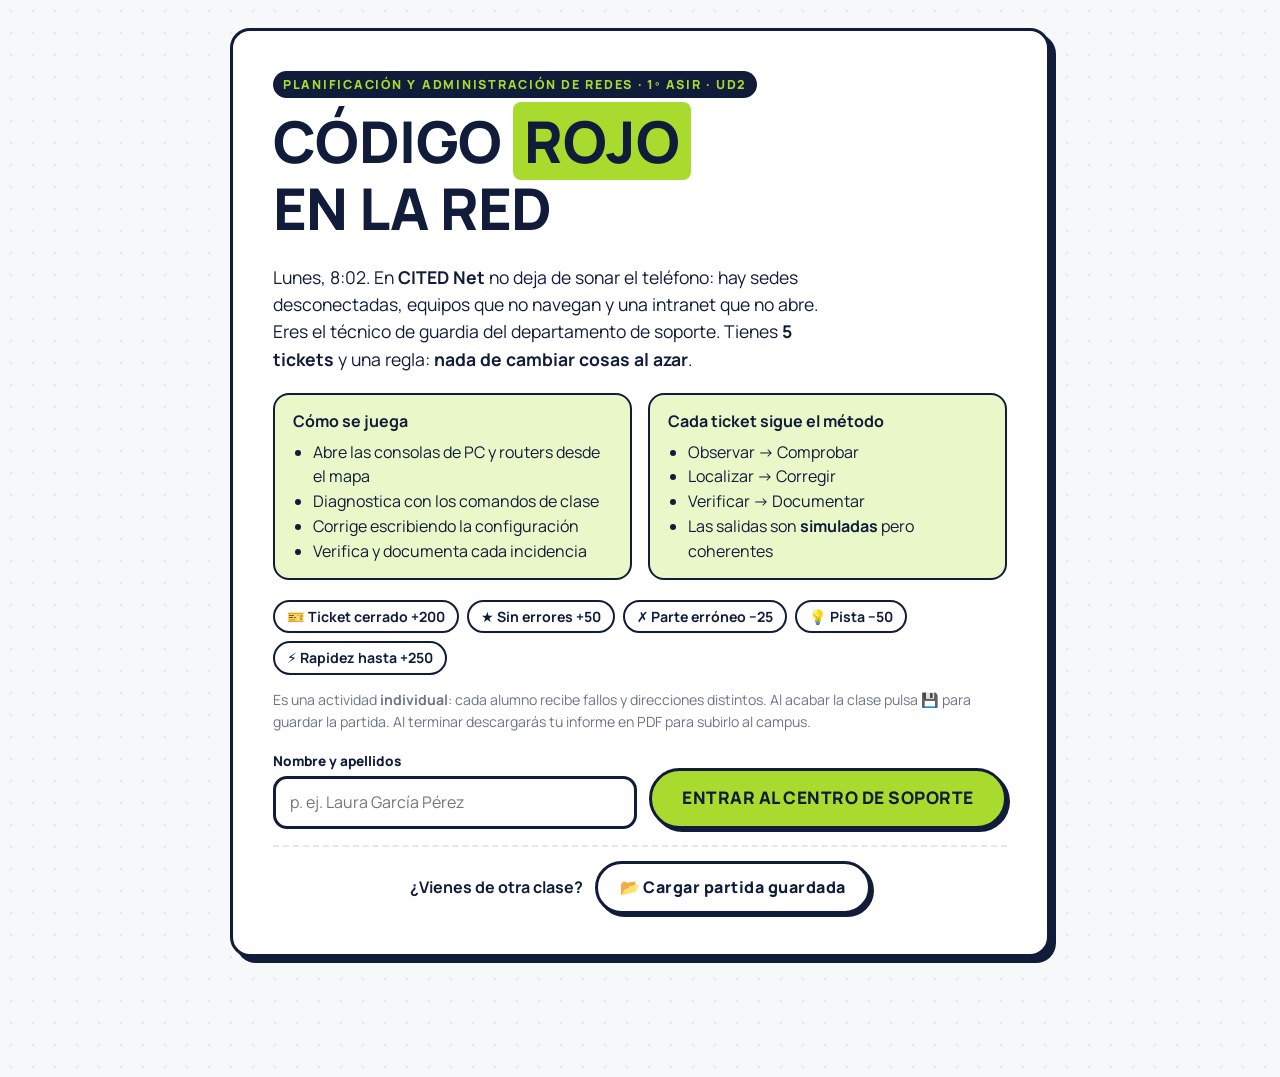
<file: index.html>
<!doctype html>
<html lang="es">
<head>
  <meta charset="utf-8">
  <meta name="viewport" content="width=device-width, initial-scale=1">
  <title>Código Rojo en la Red</title>
  <meta name="description" content="Escape room de diagnóstico de redes · Planificación y Administración de Redes · 1º ASIR · UD2">
  <link rel="preconnect" href="https://fonts.googleapis.com">
  <link rel="preconnect" href="https://fonts.gstatic.com" crossorigin>
  <link href="https://fonts.googleapis.com/css2?family=Manrope:wght@400;600;700;800&family=JetBrains+Mono:wght@500;700&display=swap" rel="stylesheet">
  <link rel="stylesheet" href="css/styles.css">
  <link rel="stylesheet" href="css/redes.css">
</head>
<body>
  <header class="topbar" id="topbar" hidden>
    <div class="topbar-row">
      <div class="brand">
        <svg viewBox="0 0 40 40" aria-hidden="true"><circle cx="20" cy="20" r="15" fill="#101C3A"/><path d="M12 20h16M20 12v16M14 14l12 12M26 14L14 26" stroke="#A9DB2E" stroke-width="2.5" stroke-linecap="round"/></svg>
        <span>CÓDIGO <b>ROJO</b> EN LA RED</span>
      </div>
      <div class="hud">
        <div class="hud-item team"><span class="hud-label">ALUMNO/A</span><span class="hud-value" id="hudTeam">—</span></div>
        <div class="hud-item"><span class="hud-label">CÓDIGO</span><span class="hud-value mono" id="hudGroup">----</span></div>
        <div class="hud-item"><span class="hud-label">PUNTOS</span><span class="hud-value" id="hudScore">1000</span></div>
        <button class="hud-item mute" id="docBtn" type="button" title="Documentación de la red" aria-label="Documentación de la red">🗺️</button>
        <button class="hud-item mute" id="helpBtn" type="button" title="Chuleta de comandos" aria-label="Chuleta de comandos">📘</button>
        <button class="hud-item mute" id="reportBtn" type="button" title="Descargar informe PDF (parcial o final)" aria-label="Descargar informe PDF">📄</button>
        <button class="hud-item mute" id="saveBtn" type="button" title="Guardar partida" aria-label="Guardar partida en un archivo">💾</button>
        <button class="hud-item mute" id="muteBtn" type="button" aria-label="Activar o silenciar sonido">🔊</button>
      </div>
    </div>
    <div class="progress-wrap">
      <div class="progress-meta"><span id="hudStage">TICKET 1 DE 5</span><span id="hudPct">0%</span></div>
      <div class="progress" role="progressbar" aria-label="Progreso"><div class="progress-fill" id="progressFill"></div></div>
      <ol class="stage-map" id="stageMap"></ol>
    </div>
  </header>

  <main id="app"></main>

  <div id="toast" class="toast" role="status" aria-live="polite"></div>
  <div id="modal" class="modal" hidden></div>

  <script src="js/net.js"></script>
  <script src="js/core.js"></script>
  <script src="js/app.js"></script>
</body>
</html>
</file>
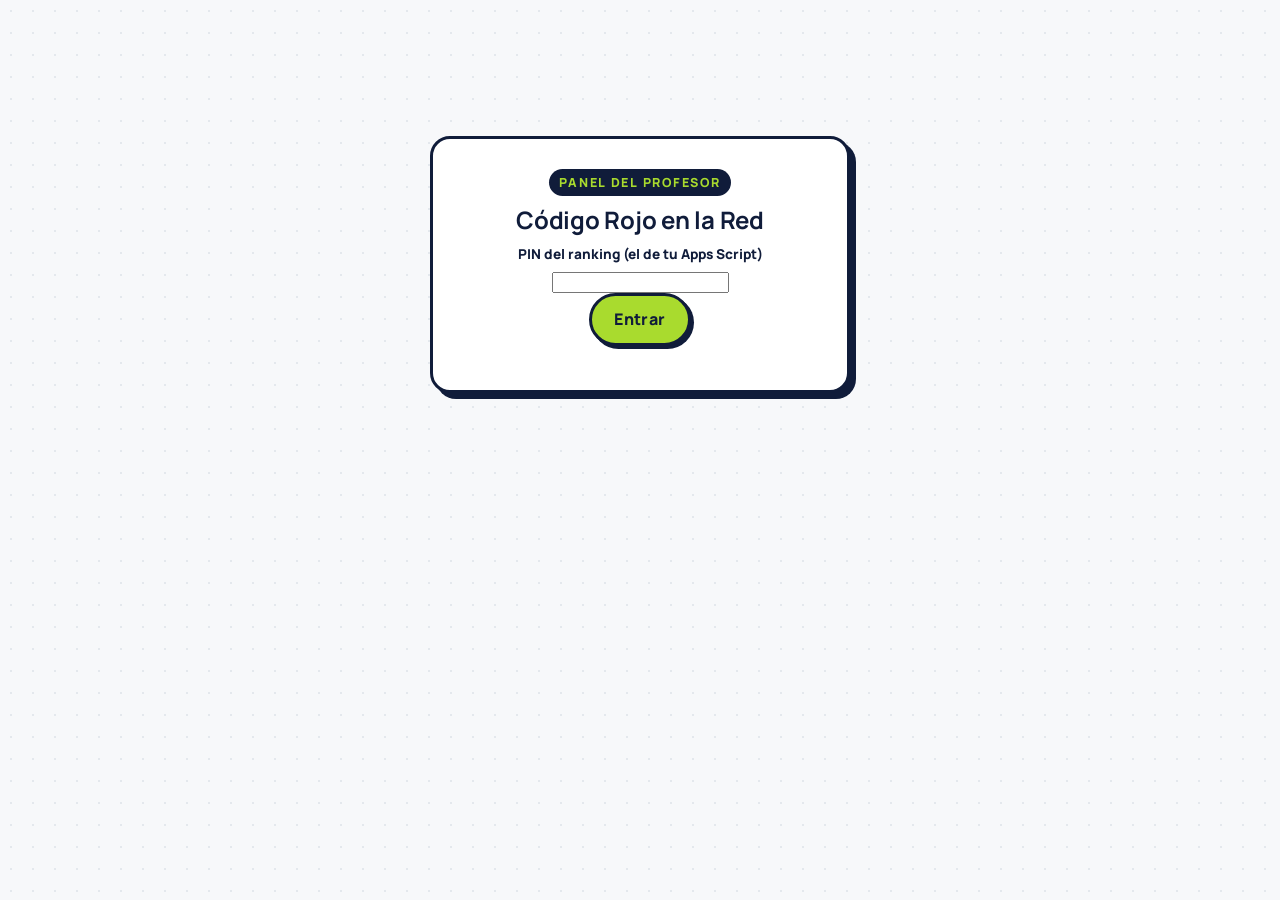
<file: profesor.html>
<!doctype html>
<html lang="es">
<head>
  <meta charset="utf-8">
  <meta name="viewport" content="width=device-width, initial-scale=1">
  <title>Código Rojo · Profesor</title>
  <meta name="robots" content="noindex">
  <link rel="preconnect" href="https://fonts.googleapis.com">
  <link rel="preconnect" href="https://fonts.gstatic.com" crossorigin>
  <link href="https://fonts.googleapis.com/css2?family=Manrope:wght@400;600;700;800&family=JetBrains+Mono:wght@500;700&display=swap" rel="stylesheet">
  <link rel="stylesheet" href="css/styles.css">
  <style>
    .tabs { display: flex; gap: 10px; margin-bottom: 20px; flex-wrap: wrap; }
    .tabs .btn[aria-selected=false] { background: var(--white); }
    .panel { padding: 26px; }
    textarea { font: 14px var(--mono); width: 100%; min-height: 120px; border: 3px solid var(--navy); border-radius: 14px; padding: 12px; }
    table { width: 100%; border-collapse: separate; border-spacing: 0 8px; }
    th { text-align: left; font-size: .72rem; letter-spacing: .12em; color: var(--gray-2); padding: 0 12px; }
    td { background: var(--bg); border-top: 2.5px solid var(--navy); border-bottom: 2.5px solid var(--navy); padding: 10px 12px; font-weight: 700; }
    td:first-child { border-left: 2.5px solid var(--navy); border-radius: 12px 0 0 12px; }
    td:last-child { border-right: 2.5px solid var(--navy); border-radius: 0 12px 12px 0; }
    tr.invalid td { background: var(--danger-light); }
    .podium { display: grid; grid-template-columns: 1fr 1fr 1fr; gap: 14px; align-items: end; margin: 10px 0 26px; }
    .pod { text-align: center; }
    .pod .bar { border: 3px solid var(--navy); border-radius: 14px 14px 0 0; box-shadow: var(--shadow-sm); display: grid; place-items: center; font-size: 2.4rem; font-weight: 800; }
    .pod.p1 .bar { height: 170px; background: var(--lime); }
    .pod.p2 .bar { height: 120px; background: var(--lime-light); }
    .pod.p3 .bar { height: 90px; background: var(--white); }
    .pod b { display: block; font-size: 1.2rem; margin-top: 4px; }
    .pod span { font-family: var(--mono); }
    .sol { display: grid; gap: 10px; }
    .sol div { border: 2.5px solid var(--navy); border-radius: 12px; padding: 10px 14px; background: var(--bg); }
    .sol b { display: block; font-size: .78rem; letter-spacing: .1em; }
    .sol code { word-break: break-all; }
    .toolbar { display: flex; gap: 10px; flex-wrap: wrap; margin: 12px 0; }
    .gate { max-width: 420px; margin: 12vh auto; padding: 30px; text-align: center; }
  </style>
</head>
<body>
  <main id="t"></main>
  <div id="modal" class="modal" hidden></div>
  <script src="js/net.js"></script>
  <script src="js/core.js"></script>
  <script src="js/profesor.js"></script>
</body>
</html>
</file>
<file: css/styles.css>
/* =========================================================
   OPERACIÓN CAJA NEGRA — estilos
   Ilustración técnica: blanco, navy y verde lima, contornos gruesos
   ========================================================= */
:root {
  --navy: #101C3A;
  --navy-2: #2A3658;
  --lime: #A9DB2E;
  --lime-light: #EAF8C9;
  --bg: #F7F8FA;
  --gray: #E4E8ED;
  --gray-2: #6B7488;
  --danger: #D94444;
  --danger-light: #FBE3E3;
  --white: #fff;
  --stroke: 3px;
  --radius: 20px;
  --shadow: 6px 6px 0 var(--navy);
  --shadow-sm: 3px 3px 0 var(--navy);
  --font: "Manrope", "Segoe UI", system-ui, sans-serif;
  --mono: "JetBrains Mono", Consolas, monospace;
}
* { box-sizing: border-box; }
html { scroll-padding-top: 170px; }
body {
  margin: 0; font-family: var(--font); color: var(--navy); background: var(--bg);
  background-image: radial-gradient(var(--gray) 1.2px, transparent 1.2px);
  background-size: 22px 22px; line-height: 1.55; font-size: 16px;
}
code, .mono { font-family: var(--mono); }
p code, li code, .lead code, label code { background: var(--lime-light); border: 1.5px solid var(--navy); border-radius: 6px; padding: 0 5px; font-size: .9em; }
a { color: var(--navy); font-weight: 700; text-decoration-color: var(--lime); text-decoration-thickness: 3px; }
h1, h2, h3 { line-height: 1.15; margin: 0 0 .4em; letter-spacing: -.01em; }
.small { font-size: .88rem; } .muted { color: var(--gray-2); }
.hl { background: var(--lime); padding: 0 .2em; border-radius: 8px; box-decoration-break: clone; }
.eyebrow { display: inline-block; font-weight: 800; font-size: .78rem; letter-spacing: .14em; background: var(--navy); color: var(--lime); padding: 4px 10px; border-radius: 999px; margin-bottom: 10px; }
:focus-visible { outline: 3px solid var(--lime); outline-offset: 3px; box-shadow: 0 0 0 6px var(--navy); }

/* ---------- Tarjetas y botones ---------- */
.card { background: var(--white); border: var(--stroke) solid var(--navy); border-radius: var(--radius); box-shadow: var(--shadow); }
.btn {
  font: inherit; font-weight: 800; letter-spacing: .03em; cursor: pointer;
  background: var(--lime); color: var(--navy); border: var(--stroke) solid var(--navy);
  border-radius: 999px; padding: 11px 22px; box-shadow: var(--shadow-sm);
  transition: transform .08s, box-shadow .08s, background .15s; min-height: 46px;
}
.btn:hover { background: #b8e64a; }
.btn:active { transform: translate(3px, 3px); box-shadow: 0 0 0 var(--navy); }
.btn.ghost { background: var(--white); }
.btn.ghost:hover { background: var(--lime-light); }
.btn.big { font-size: 1.08rem; padding: 14px 30px; }
.btn:disabled { opacity: .55; cursor: not-allowed; transform: none; box-shadow: var(--shadow-sm); }
.btn small { font-weight: 700; opacity: .7; margin-left: 4px; }

/* ---------- Topbar / HUD ---------- */
.topbar { position: sticky; top: 0; z-index: 20; background: var(--white); border-bottom: var(--stroke) solid var(--navy); padding: 10px 24px 8px; }
.topbar-row { display: flex; align-items: center; justify-content: space-between; gap: 16px; max-width: 1100px; margin: 0 auto; }
.brand { display: flex; align-items: center; gap: 10px; font-weight: 600; letter-spacing: .06em; font-size: .95rem; }
.brand svg { width: 36px; height: 36px; }
.brand b { font-weight: 800; }
.hud { display: flex; gap: 10px; flex-wrap: wrap; justify-content: flex-end; }
.hud-item { border: 2.5px solid var(--navy); border-radius: 14px; padding: 3px 12px; min-width: 84px; text-align: center; background: var(--bg); }
.hud-item.team { max-width: 180px; }
.hud-item.team .hud-value { white-space: nowrap; overflow: hidden; text-overflow: ellipsis; display: block; font-size: 1rem; }
.hud-label { display: block; font-size: .64rem; font-weight: 800; letter-spacing: .14em; color: var(--gray-2); }
.hud-value { font-weight: 800; font-size: 1.15rem; }
.hud-item.timer { background: var(--navy); color: var(--white); }
.hud-item.timer .hud-label { color: var(--lime); }
.hud-item.timer.low { background: #F2B33D; color: var(--navy); }
.hud-item.timer.low .hud-label { color: var(--navy); }
.hud-item.timer.over { background: var(--danger); }
.hud-item.timer.over .hud-label { color: var(--white); }
.bump-up { animation: bumpUp .6s; } .bump-down { animation: bumpDown .6s; }
@keyframes bumpUp { 30% { background: var(--lime); transform: scale(1.1); } }
@keyframes bumpDown { 30% { background: var(--danger); color: #fff; transform: scale(1.1); } }

.progress-wrap { max-width: 1100px; margin: 8px auto 0; }
.progress-meta { display: flex; justify-content: space-between; font-weight: 800; font-size: .78rem; letter-spacing: .12em; margin-bottom: 4px; }
.progress { height: 14px; border: 2.5px solid var(--navy); border-radius: 999px; background: var(--gray); overflow: hidden; }
.progress-fill { height: 100%; width: 0; background: repeating-linear-gradient(-45deg, var(--lime) 0 10px, #9bcc22 10px 20px); border-right: 2.5px solid var(--navy); transition: width .8s cubic-bezier(.3,1.4,.5,1); }
.stage-map { list-style: none; display: flex; justify-content: space-between; padding: 0; margin: 8px 0 0; gap: 4px; }
.stage-map li { flex: 1; display: flex; flex-direction: column; align-items: center; font-size: .68rem; font-weight: 700; color: var(--gray-2); min-width: 0; }
.stage-map li span { width: 26px; height: 26px; border-radius: 50%; border: 2.5px solid var(--gray-2); display: grid; place-items: center; font-weight: 800; font-size: .78rem; background: var(--white); }
.stage-map li em { font-style: normal; margin-top: 2px; white-space: nowrap; overflow: hidden; text-overflow: ellipsis; max-width: 100%; }
.stage-map li.done span { background: var(--lime); border-color: var(--navy); color: var(--navy); }
.stage-map li.done { color: var(--navy); }
.stage-map li.current span { border-color: var(--navy); background: var(--navy); color: var(--lime); animation: pulse 1.6s infinite; }
.stage-map li.current { color: var(--navy); }
@keyframes pulse { 50% { box-shadow: 0 0 0 6px rgba(169,219,46,.55); } }

main { max-width: 1100px; margin: 0 auto; padding: 28px 24px 80px; }
.loading { text-align: center; padding: 80px 0; font-weight: 800; }

/* ---------- Intro ---------- */
.intro { display: grid; place-items: center; min-height: 80vh; }
.intro-card { padding: 40px; max-width: 820px; width: 100%; position: relative; }
.intro-card.narrow { max-width: 560px; text-align: center; }
.intro-art { width: 170px; position: absolute; right: 30px; top: 26px; transform: rotate(6deg); }
.intro-art.small { position: static; width: 120px; margin: 0 auto 10px; transform: none; }
.intro h1 { font-size: clamp(2.2rem, 6vw, 3.6rem); font-weight: 800; }
.intro .lead { font-size: 1.1rem; max-width: 560px; }
.mission { display: grid; grid-template-columns: 1fr 1fr; gap: 16px; margin: 20px 0; }
.mission > div { background: var(--lime-light); border: 2.5px solid var(--navy); border-radius: 16px; padding: 14px 18px; }
.mission ul { margin: 6px 0 0; padding-left: 20px; }
.rules { display: flex; flex-wrap: wrap; gap: 8px; margin: 10px 0 14px; }
.rules span { border: 2px solid var(--navy); border-radius: 999px; padding: 4px 12px; font-weight: 700; font-size: .88rem; background: var(--white); }
.start { display: flex; gap: 12px; align-items: flex-end; margin-top: 18px; flex-wrap: wrap; }
.start label { flex: 1; min-width: 220px; }
label > span { display: block; font-weight: 800; font-size: .85rem; margin-bottom: 4px; }
input[type=text], input:not([type]), select {
  font: inherit; width: 100%; padding: 11px 14px; border: var(--stroke) solid var(--navy); border-radius: 14px; background: var(--white); color: var(--navy); min-height: 48px;
}
input.mono { font-family: var(--mono); letter-spacing: .06em; }
input:focus, select:focus { outline: none; box-shadow: 0 0 0 4px var(--lime); }
.resume-grid { display: grid; grid-template-columns: 1fr 1fr; gap: 10px; margin: 18px 0; text-align: left; }
.resume-grid div { border: 2.5px solid var(--navy); border-radius: 14px; padding: 8px 14px; background: var(--bg); }
.resume-grid span { display: block; font-size: .68rem; font-weight: 800; letter-spacing: .12em; color: var(--gray-2); }
.row-actions { display: flex; gap: 12px; justify-content: center; flex-wrap: wrap; }

/* ---------- Fase ---------- */
.stage-hero { display: grid; grid-template-columns: 200px 1fr; gap: 26px; padding: 26px 30px; align-items: center; background: linear-gradient(120deg, var(--white) 60%, var(--lime-light)); }
.hero-art svg { width: 100%; height: auto; }
.stage-hero h2 { font-size: clamp(1.6rem, 4vw, 2.3rem); font-weight: 800; }
.lead { font-size: 1.05rem; margin: 0; }
.hint-bar { display: flex; gap: 14px; align-items: flex-start; justify-content: flex-end; margin: 18px 0; }
.hints { flex: 1; display: grid; gap: 8px; }
.hint { background: #FFF6D8; border: 2.5px dashed var(--navy); border-radius: 14px; padding: 10px 14px; animation: drop .35s; }
.hint b { background: var(--navy); color: #FFF6D8; border-radius: 6px; padding: 1px 8px; margin-right: 6px; font-size: .8rem; }
@keyframes drop { from { opacity: 0; transform: translateY(-8px); } }
.steps { display: grid; gap: 22px; }
.step { padding: 0; overflow: hidden; transition: opacity .3s, filter .3s; }
.step-head { display: flex; align-items: center; gap: 12px; padding: 14px 22px; border-bottom: var(--stroke) solid var(--navy); background: var(--bg); }
.step-head h3 { margin: 0; flex: 1; font-size: 1.15rem; }
.step-num { width: 34px; height: 34px; border-radius: 50%; background: var(--navy); color: var(--lime); display: grid; place-items: center; font-weight: 800; flex-shrink: 0; }
.step-status { font-size: .74rem; font-weight: 800; letter-spacing: .1em; text-transform: uppercase; border: 2px solid var(--navy); border-radius: 999px; padding: 2px 10px; background: var(--white); }
.step-body { padding: 18px 22px 22px; }
.step-body > p:first-child { margin-top: 0; }
.step.locked { opacity: .45; filter: grayscale(.6); }
.step.locked .step-body { max-height: 90px; overflow: hidden; -webkit-mask-image: linear-gradient(#000, transparent); mask-image: linear-gradient(#000, transparent); }
.step.locked .step-num::after { content: "🔒"; font-size: .9rem; }
.step.locked .step-num { font-size: 0; }
.step.solved .step-head { background: var(--lime-light); }
.step.solved .step-num { background: var(--lime); color: var(--navy); border: 2.5px solid var(--navy); }
.step.solved .step-status { background: var(--lime); }

.q { font-weight: 800; font-size: 1.05rem; margin: 14px 0 10px; }
.options { display: grid; gap: 10px; }
.options.grid4 { grid-template-columns: repeat(4, 1fr); }
.options.grid2 { grid-template-columns: repeat(2, 1fr); }
.opt {
  font: inherit; color: var(--navy); text-align: left; cursor: pointer; display: flex; align-items: center; gap: 12px;
  background: var(--white); border: var(--stroke) solid var(--navy); border-radius: 16px; padding: 10px 14px; box-shadow: var(--shadow-sm); min-height: 54px; transition: transform .08s, background .15s;
}
.opt:hover:not(:disabled) { background: var(--lime-light); transform: translate(-1px, -1px); }
.opt-letter { width: 30px; height: 30px; border-radius: 9px; border: 2.5px solid var(--navy); display: grid; place-items: center; font-weight: 800; flex-shrink: 0; background: var(--bg); }
.opt-text { flex: 1; font-weight: 600; }
.opt-mark { font-weight: 800; }
.opt.wrong { background: var(--danger-light); border-color: var(--danger); box-shadow: 3px 3px 0 var(--danger); animation: shake .4s; }
.opt.wrong .opt-mark::after { content: "✗ No"; color: var(--danger); }
.opt.wrong .opt-letter { border-color: var(--danger); }
.opt.correct { background: var(--lime); opacity: 1 !important; }
.opt.correct .opt-mark::after { content: "✓ Correcto"; }
.opt:disabled:not(.correct) { opacity: .5; cursor: default; }
.explain { display: none; margin-top: 12px; padding: 10px 14px; border-left: 6px solid var(--lime); background: var(--bg); border-radius: 0 12px 12px 0; }
.step.solved .explain { display: block; }
@keyframes shake { 20%, 60% { transform: translateX(-6px); } 40%, 80% { transform: translateX(6px); } }
.shake { animation: shake .4s; border-color: var(--danger) !important; }

.answer { display: flex; gap: 12px; align-items: flex-end; margin-top: 14px; flex-wrap: wrap; }
.answer label { flex: 1; min-width: 220px; }
.answer.two label { min-width: 180px; }
.step.solved .answer input { background: var(--lime-light); }

.files { display: flex; flex-wrap: wrap; gap: 10px; margin: 10px 0 14px; }
.file-btn { font: inherit; color: var(--navy); cursor: pointer; display: flex; align-items: center; gap: 10px; background: var(--white); border: 2.5px solid var(--navy); border-radius: 14px; padding: 8px 12px; box-shadow: var(--shadow-sm); font-weight: 700; }
.file-btn:hover { background: var(--lime-light); }
.file-btn:active { transform: translate(3px, 3px); box-shadow: none; }
.file-ico { font-size: .62rem; font-weight: 800; background: var(--navy); color: var(--lime); border-radius: 5px; padding: 3px 5px; letter-spacing: .05em; }
.file-dl { width: 24px; height: 24px; border-radius: 50%; background: var(--lime); border: 2px solid var(--navy); display: grid; place-items: center; font-size: .85rem; }

.cmd { border: var(--stroke) solid var(--navy); border-radius: 14px; overflow: hidden; margin: 8px 0 14px; background: #F2F5F9; }
.cmd-head { display: flex; justify-content: space-between; align-items: center; padding: 5px 8px 5px 14px; background: var(--navy); color: var(--white); font-size: .76rem; font-weight: 800; letter-spacing: .1em; text-transform: uppercase; }
.copy { font: inherit; font-size: .74rem; cursor: pointer; background: var(--lime); color: var(--navy); border: 2px solid var(--white); border-radius: 999px; padding: 3px 12px; font-weight: 800; }
.cmd pre { margin: 0; padding: 12px 14px; overflow-x: auto; font-size: .88rem; white-space: pre-wrap; word-break: break-all; }
.hashbox { border: 2.5px dashed var(--navy); border-radius: 14px; padding: 10px 14px; margin: 10px 0; background: var(--lime-light); }
.hashbox span { display: block; font-size: .7rem; font-weight: 800; letter-spacing: .12em; margin-bottom: 2px; }
.hashbox code { font-size: .95rem; word-break: break-all; font-weight: 700; }
.howto { margin: 8px 0 12px; padding-left: 22px; }
.howto li { margin-bottom: 4px; }

/* clasificar */
.classify { display: grid; gap: 10px; margin-bottom: 14px; }
.cls-row { display: flex; align-items: center; gap: 12px; border: 2.5px solid var(--navy); border-radius: 14px; padding: 8px 10px 8px 14px; background: var(--bg); }
.cls-text { flex: 1; font-weight: 600; }
.seg { display: flex; border: 2.5px solid var(--navy); border-radius: 999px; overflow: hidden; flex-shrink: 0; }
.seg button { font: inherit; font-weight: 700; font-size: .88rem; border: 0; background: var(--white); color: var(--navy); padding: 7px 12px; cursor: pointer; min-height: 40px; }
.seg button + button { border-left: 2.5px solid var(--navy); }
.seg button[aria-pressed=true][data-v=e] { background: #FFD8D8; }
.seg button[aria-pressed=true][data-v=p] { background: var(--lime); }

/* llaves */
.tray { display: flex; flex-wrap: wrap; gap: 10px; min-height: 64px; padding: 12px; border: 2.5px dashed var(--gray-2); border-radius: 16px; margin-bottom: 14px; background: var(--bg); align-items: center; }
.keycard { font: inherit; font-weight: 800; cursor: grab; display: inline-flex; align-items: center; gap: 8px; padding: 9px 14px; border: var(--stroke) solid var(--navy); border-radius: 12px; box-shadow: var(--shadow-sm); color: var(--navy); }
.keycard.pub { background: var(--white); }
.keycard.priv { background: var(--navy); color: var(--lime); }
.keycard.selected { outline: 4px solid var(--lime); outline-offset: 2px; transform: translateY(-3px); }
.keycard.dragging { opacity: .4; }
.slots { display: grid; gap: 10px; margin-bottom: 14px; }
.slot-row { display: grid; grid-template-columns: 1fr 260px; gap: 12px; align-items: center; font-weight: 700; }
.slot { min-height: 56px; border: var(--stroke) dashed var(--navy); border-radius: 14px; display: flex; align-items: center; justify-content: center; padding: 4px; cursor: pointer; background: var(--white); transition: background .15s; }
.slot.filled { border-style: solid; background: var(--lime-light); }
.slot.over, .tray.over { background: var(--lime); }
.slot-empty { color: var(--gray-2); font-size: .85rem; font-weight: 700; }

/* checks e informe */
.report { display: grid; gap: 10px; margin-bottom: 14px; }
.rep-row { display: grid; grid-template-columns: 34px 1fr 1fr; gap: 12px; align-items: center; border: 2.5px solid var(--navy); border-radius: 14px; padding: 10px 12px; background: var(--bg); }
.rep-num { width: 30px; height: 30px; border-radius: 50%; background: var(--navy); color: var(--lime); display: grid; place-items: center; font-weight: 800; }
.rep-text { font-weight: 600; }
.step.solved .rep-row select { background: var(--lime-light); }

/* fase superada */
.stage-done { margin-top: 26px; padding: 28px; text-align: center; background: var(--lime-light); }
.stage-done.pop { animation: pop .5s cubic-bezier(.3,1.6,.5,1); }
@keyframes pop { from { transform: scale(.85); opacity: 0; } }
.done-badge { display: inline-block; background: var(--navy); color: var(--lime); font-weight: 800; letter-spacing: .12em; border-radius: 999px; padding: 6px 18px; margin-bottom: 10px; }
.stage-done p { max-width: 640px; margin: 8px auto; font-size: 1.05rem; }
.bonus { font-weight: 800; color: #4b7a00; }
.keyword { margin: 18px auto; display: inline-block; border: var(--stroke) solid var(--navy); border-radius: 16px; background: var(--white); padding: 10px 28px; box-shadow: var(--shadow-sm); }
.keyword span { display: block; font-size: .72rem; font-weight: 800; letter-spacing: .16em; color: var(--gray-2); }
.keyword strong { font-size: 2rem; letter-spacing: .1em; font-family: var(--mono); }
.stage-done .btn { display: block; margin: 8px auto 0; }

/* ---------- Final ---------- */
.final { display: grid; gap: 28px; justify-items: center; }
.vault { perspective: 900px; }
.vault-body { width: 260px; height: 200px; border: 5px solid var(--navy); border-radius: 22px; background: var(--navy); position: relative; box-shadow: var(--shadow); }
.vault-inside { position: absolute; inset: 12px; background: var(--lime-light); border-radius: 12px; display: flex; flex-wrap: wrap; gap: 4px; align-content: center; justify-content: center; padding: 8px; }
.vault-inside span { font-size: .58rem; font-weight: 800; background: var(--lime); border: 1.5px solid var(--navy); border-radius: 6px; padding: 1px 5px; }
.vault-door { position: absolute; inset: 6px; background: var(--white); border: 5px solid var(--navy); border-radius: 16px; transform-origin: left center; animation: openDoor 1.6s .5s cubic-bezier(.5,0,.3,1) forwards; display: grid; place-items: center; }
.dial { width: 80px; height: 80px; border-radius: 50%; border: 5px solid var(--navy); background: var(--lime); position: relative; animation: spin 0.6s linear 1; }
.dial::after { content: ""; position: absolute; left: 50%; top: 6px; width: 5px; height: 30px; background: var(--navy); transform: translateX(-50%); border-radius: 4px; }
@keyframes openDoor { to { transform: rotateY(-115deg); } }
@keyframes spin { to { transform: rotate(360deg); } }
.final-card { padding: 34px; width: 100%; max-width: 820px; text-align: center; }
.final-card h1 { font-size: clamp(2rem, 6vw, 3.4rem); }
.stats { display: grid; grid-template-columns: repeat(4, 1fr); gap: 10px; margin: 18px 0; }
.stats div { border: var(--stroke) solid var(--navy); border-radius: 16px; padding: 10px; background: var(--bg); }
.stats span { display: block; font-size: .7rem; font-weight: 800; letter-spacing: .14em; color: var(--gray-2); }
.stats b { font-size: 1.7rem; font-family: var(--mono); }
.achieved { text-align: left; max-width: 520px; margin: 0 auto 16px; }
.achieved ul { list-style: none; padding: 0; margin: 6px 0; }
.achieved li::before { content: "✓"; display: inline-grid; place-items: center; width: 22px; height: 22px; margin-right: 8px; background: var(--lime); border: 2px solid var(--navy); border-radius: 6px; font-weight: 800; font-size: .8rem; }
.achieved li { margin-bottom: 6px; }
.kw-list { display: flex; flex-wrap: wrap; justify-content: center; gap: 8px; margin: 16px 0; }
.kw-list span { font-family: var(--mono); font-weight: 700; background: var(--navy); color: var(--lime); padding: 5px 12px; border-radius: 10px; }
.summary { display: grid; grid-template-columns: repeat(2, 1fr); gap: 8px; margin: 16px 0; }
.summary div { border: 2.5px solid var(--navy); border-radius: 12px; padding: 8px; background: var(--lime-light); }
.finish-code { text-align: left; margin: 20px 0; }
.finish-code > span { font-weight: 800; font-size: .8rem; letter-spacing: .08em; }
.confetti { position: fixed; inset: 0; pointer-events: none; z-index: 50; overflow: hidden; }
.confetti i { position: absolute; top: -20px; width: 10px; height: 16px; border: 2px solid var(--navy); border-radius: 3px; animation: fall linear forwards; }
@keyframes fall { to { top: 105vh; transform: rotate(720deg); } }

/* ---------- Toast y modal ---------- */
.toast { position: fixed; bottom: 20px; left: 50%; transform: translateX(-50%); z-index: 60; display: grid; gap: 8px; justify-items: center; pointer-events: none; }
.toast-item { background: var(--navy); color: var(--white); font-weight: 800; padding: 10px 18px; border-radius: 999px; border: 3px solid var(--navy); box-shadow: var(--shadow-sm); animation: up .25s; transition: opacity .4s, transform .4s; }
.toast-item.ok { background: var(--lime); color: var(--navy); }
.toast-item.bad { background: var(--danger); }
.toast-item.out { opacity: 0; transform: translateY(10px); }
@keyframes up { from { transform: translateY(14px); opacity: 0; } }
.modal { position: fixed; inset: 0; z-index: 70; background: rgba(16,28,58,.55); display: grid; place-items: center; padding: 16px; }
.modal[hidden] { display: none; }
.modal-card { background: var(--white); border: var(--stroke) solid var(--navy); border-radius: var(--radius); box-shadow: var(--shadow); padding: 26px; max-width: 460px; width: 100%; animation: pop .3s; }
.modal-actions { display: flex; justify-content: flex-end; gap: 10px; margin-top: 16px; flex-wrap: wrap; }
.sr { position: absolute; width: 1px; height: 1px; overflow: hidden; clip: rect(0 0 0 0); }

/* ---------- Responsive ---------- */
@media (max-width: 860px) {
  .topbar { padding: 8px 16px; }
  .hud-item.team { display: none; }
  .stage-map li em { display: none; }
  .stage-hero { grid-template-columns: 1fr; text-align: left; }
  .hero-art { max-width: 160px; }
  .intro-art { position: static; width: 120px; transform: none; margin-bottom: 8px; }
  .slot-row, .rep-row { grid-template-columns: 1fr; }
  .rep-num { display: none; }
  .options.grid4 { grid-template-columns: repeat(2, 1fr); }
}
@media (max-width: 600px) {
  main { padding: 18px 16px 70px; }
  .brand span { display: none; }
  .hud-item { min-width: 0; padding: 2px 8px; }
  .hud-value { font-size: 1rem; }
  .intro-card, .final-card { padding: 22px; }
  .mission, .summary, .stats, .options.grid2 { grid-template-columns: 1fr 1fr; }
  .mission { grid-template-columns: 1fr; }
  .cls-row { flex-direction: column; align-items: stretch; }
  .seg button { flex: 1; }
  .btn, .answer .btn, .start .btn { width: 100%; }
  .hint-bar { flex-direction: column-reverse; align-items: stretch; }
  .step-head, .step-body { padding-left: 14px; padding-right: 14px; }
}
/* =========================================================
   ESCAPE ROOM v2 — salas, ventanas, mecánicas
   ========================================================= */
main { padding-bottom: 120px; }
.load-row { margin-top: 16px; padding-top: 14px; border-top: 2px dashed var(--gray); display: flex; align-items: center; gap: 12px; flex-wrap: wrap; font-weight: 700; justify-content: center; }
.load-btn { display: inline-flex; align-items: center; gap: 6px; }
.hud-item.mute { font: inherit; font-size: 1.3rem; cursor: pointer; min-width: 0; padding: 4px 10px; text-decoration: none; display: grid; place-items: center; color: inherit; }
.loading { display: grid; justify-items: center; gap: 14px; }
.spinner { width: 46px; height: 46px; border: 5px solid var(--gray); border-top-color: var(--navy); border-right-color: var(--lime); border-radius: 50%; animation: spin .8s linear infinite; }
.rooms-preview { display: flex; flex-wrap: wrap; gap: 6px; margin: 14px 0; }
.rooms-preview div { display: flex; align-items: center; gap: 6px; border: 2px solid var(--navy); border-radius: 999px; padding: 3px 10px 3px 4px; font-weight: 700; font-size: .85rem; background: var(--white); }
.rooms-preview span { width: 22px; height: 22px; border-radius: 50%; background: var(--navy); color: var(--lime); display: grid; place-items: center; font-size: .75rem; }

/* sala */
.room.enter { animation: roomIn .6s cubic-bezier(.2,.9,.3,1.2); }
@keyframes roomIn { from { opacity: 0; transform: translateY(20px) scale(.98); } }
.room-head { display: flex; align-items: baseline; gap: 14px; flex-wrap: wrap; margin-bottom: 14px; }
.room-head h2 { font-size: clamp(1.5rem, 3.4vw, 2.2rem); }
.room-grid { display: grid; grid-template-columns: minmax(0, 1fr) 320px; gap: 20px; align-items: start; }
.scene { padding: 0; overflow: hidden; }
.scene-inner { position: relative; }
.scene-svg { display: block; width: 100%; height: auto; }
.scene-tip { margin: 0; padding: 8px 14px; font-size: .82rem; font-weight: 700; border-top: 3px solid var(--navy); background: var(--bg); }
.hs-layer { position: absolute; inset: 0; }
.hs { position: absolute; border: 3px dashed transparent; border-radius: 14px; background: transparent; cursor: pointer; padding: 0; transition: background .15s, border-color .15s; }
.hs::after { content: ""; position: absolute; top: -8px; right: -8px; width: 18px; height: 18px; border-radius: 50%; background: var(--lime); border: 3px solid var(--navy); animation: ping 1.6s infinite; }
.hs.done::after { animation: none; background: var(--navy); }
.hs:hover, .hs:focus-visible { background: rgba(169,219,46,.22); border-color: var(--navy); }
.hs-label { position: absolute; left: 50%; bottom: calc(100% + 6px); transform: translateX(-50%); white-space: nowrap; background: var(--navy); color: var(--white); font: 800 .78rem var(--font); padding: 3px 10px; border-radius: 999px; pointer-events: none; opacity: .92; }
.hs.done .hs-label { background: var(--lime); color: var(--navy); border: 2px solid var(--navy); }
@keyframes ping { 0% { box-shadow: 0 0 0 0 rgba(169,219,46,.9); } 70% { box-shadow: 0 0 0 12px rgba(169,219,46,0); } 100% { box-shadow: 0 0 0 0 rgba(169,219,46,0); } }
.laser { opacity: .0; }
.van { transition: transform 2.2s cubic-bezier(.6,0,.4,1); }
.van.run { transform: translateX(320px); }
.vault-door-s .wheel { transform-origin: 470px 190px; transition: transform 1.6s ease-in-out; }
.vault-door-s.run .wheel { transform: rotate(540deg); }
.vault-door-s { transition: transform 1.2s 1.4s ease-in; }
.vault-door-s.run { transform: translateX(-420px); }

/* lateral */
.side { display: grid; gap: 14px; }
.radio { padding: 14px 16px; background: var(--navy); color: var(--white); }
.radio-head { font-size: .7rem; font-weight: 800; letter-spacing: .14em; color: var(--lime); display: flex; align-items: center; gap: 8px; margin-bottom: 6px; }
.radio-led { width: 10px; height: 10px; border-radius: 50%; background: var(--gray-2); }
.radio.live .radio-led { background: var(--lime); box-shadow: 0 0 8px var(--lime); animation: blink .5s infinite; }
@keyframes blink { 50% { opacity: .3; } }
#radioText { margin: 0; font-family: var(--mono); font-size: .86rem; line-height: 1.5; min-height: 4.5em; }
.objectives { padding: 14px 16px; }
.objectives h3 { font-size: .8rem; letter-spacing: .14em; margin-bottom: 8px; }
.objectives ul { list-style: none; margin: 0; padding: 0; display: grid; gap: 8px; }
.objectives li { display: flex; gap: 10px; align-items: flex-start; font-weight: 700; font-size: .92rem; }
.objectives li.ok { color: var(--gray-2); text-decoration: line-through; text-decoration-color: var(--lime); text-decoration-thickness: 3px; }
.obj-box { width: 22px; height: 22px; flex-shrink: 0; border: 2.5px solid var(--navy); border-radius: 6px; display: grid; place-items: center; font-size: .8rem; background: var(--white); }
.objectives li.ok .obj-box { background: var(--lime); }
.hint-zone { display: grid; gap: 8px; }
.hint-zone .btn { width: 100%; }

/* alarma de error */
body.alarm::after { content: ""; position: fixed; inset: 0; pointer-events: none; z-index: 90; box-shadow: inset 0 0 0 10px var(--danger), inset 0 0 120px rgba(217,68,68,.55); animation: alarm .7s ease-out forwards; }
body.alarm .scene, body.alarm .win { animation: shake .4s; }
@keyframes alarm { from { opacity: 1; } to { opacity: 0; } }

/* ventanas de objeto */
.win-ov { position: fixed; inset: 0; z-index: 40; background: rgba(16,28,58,.5); display: grid; place-items: center; padding: 16px; animation: fadeIn .15s; }
.win-ov.closing { opacity: 0; transition: opacity .15s; }
@keyframes fadeIn { from { opacity: 0; } }
.win { width: min(560px, 100%); max-height: calc(100vh - 32px); display: flex; flex-direction: column; background: var(--white); border: 3px solid var(--navy); border-radius: 18px; box-shadow: 8px 8px 0 var(--navy); animation: pop .25s cubic-bezier(.3,1.5,.5,1); overflow: hidden; }
.win.wide { width: min(860px, 100%); }
.win-bar { display: flex; align-items: center; gap: 10px; padding: 8px 10px 8px 14px; background: var(--navy); color: var(--white); font-weight: 800; }
.win-dots { display: flex; gap: 5px; } .win-dots i { width: 11px; height: 11px; border-radius: 50%; background: var(--lime); } .win-dots i + i { background: var(--white); opacity: .6; }
.win-title { flex: 1; }
.win-x { font: inherit; font-weight: 800; background: var(--white); color: var(--navy); border: 0; border-radius: 8px; width: 32px; height: 32px; cursor: pointer; }
.win-body { padding: 18px 20px 22px; overflow-y: auto; }
.win-body > p:first-child { margin-top: 0; }
.paper { background: #FFFCEF; border: 2.5px solid var(--navy); border-radius: 10px; padding: 14px 16px; box-shadow: 3px 3px 0 var(--navy); }
.mono-paper { font: .9rem/1.5 var(--mono); white-space: pre-wrap; margin: 10px 0; }

/* inventario */
.inv { position: fixed; left: 50%; bottom: 14px; transform: translateX(-50%); z-index: 25; display: flex; align-items: center; gap: 10px; background: var(--white); border: 3px solid var(--navy); border-radius: 18px; box-shadow: var(--shadow-sm); padding: 6px 10px; max-width: calc(100% - 24px); }
.inv[hidden] { display: none; }
.inv-title { font-size: .66rem; font-weight: 800; letter-spacing: .14em; color: var(--gray-2); writing-mode: vertical-rl; transform: rotate(180deg); }
.inv-items { display: flex; gap: 8px; overflow-x: auto; }
.inv-item { font: inherit; display: flex; align-items: center; gap: 6px; border: 2.5px solid var(--navy); border-radius: 12px; background: var(--lime-light); padding: 5px 10px; cursor: pointer; font-weight: 700; font-size: .82rem; white-space: nowrap; }
.inv-item span { font-size: 1.3rem; }
.inv-item em { font-style: normal; }
.inv-item.new { animation: newItem 1s 2; background: var(--lime); }
@keyframes newItem { 50% { transform: translateY(-8px) scale(1.08); } }
.toast-item.item { background: var(--white); color: var(--navy); }
.toast-item.info { background: var(--white); color: var(--navy); }
.toast { bottom: 90px; }

/* explorador */
.explorer { display: grid; grid-template-columns: 210px 1fr; border: 3px solid var(--navy); border-radius: 12px; overflow: hidden; min-height: 320px; }
.ex-side { background: var(--bg); border-right: 3px solid var(--navy); padding: 10px; display: grid; gap: 8px; align-content: start; }
.ex-side button, .ex-item, .ex-up { font: inherit; font-weight: 700; text-align: left; cursor: pointer; border: 2px solid var(--navy); border-radius: 10px; background: var(--white); padding: 8px 10px; color: var(--navy); }
.ex-side button:hover, .ex-item:hover { background: var(--lime-light); }
.ex-main { display: flex; flex-direction: column; min-width: 0; }
.ex-path { font: 700 .82rem var(--mono); padding: 8px 12px; border-bottom: 2px solid var(--navy); background: var(--white); }
.ex-view { padding: 12px; display: grid; gap: 8px; align-content: start; overflow-x: auto; }
.ex-ico { margin-right: 8px; }
.ex-up { width: max-content; background: var(--bg); }
.ex-table { border-collapse: collapse; font-size: .84rem; width: 100%; }
.ex-table th, .ex-table td { border: 1.5px solid var(--navy); padding: 4px 8px; text-align: left; }
.ex-table th { background: var(--navy); color: var(--white); cursor: pointer; user-select: none; white-space: nowrap; }
.ex-table tr:nth-child(even) td { background: var(--bg); }
.bitlocker { text-align: center; padding: 18px; border: 3px solid var(--navy); border-radius: 12px; background: #EEF3FB; animation: pop .3s; }
.bl-ico { font-size: 2.6rem; }
.bitlocker input { text-align: center; margin: 8px 0; }

/* teclado */
.keypad { width: 260px; margin: 10px auto 0; background: var(--navy); border-radius: 18px; padding: 14px; border: 3px solid var(--navy); box-shadow: var(--shadow-sm); outline: none; }
.kp-screen { background: #0B1430; border: 2px solid var(--lime); border-radius: 10px; padding: 8px 12px; margin-bottom: 12px; color: var(--lime); }
.kp-label { display: block; font-size: .66rem; font-weight: 800; letter-spacing: .16em; opacity: .8; }
.kp-val { font: 700 1.5rem var(--mono); letter-spacing: .05em; }
.kp-keys { display: grid; grid-template-columns: repeat(3, 1fr); gap: 8px; }
.kp-keys button { font: 800 1.2rem var(--font); height: 52px; border-radius: 12px; border: 2.5px solid var(--white); background: #24305A; color: var(--white); cursor: pointer; transition: transform .05s; }
.kp-keys button:active { transform: scale(.94); background: var(--lime); color: var(--navy); }
.kp-keys .ok { background: var(--lime); color: var(--navy); }
.kp-keys .clr { background: #3B4570; }
.keypad.err { animation: shake .4s; } .keypad.err .kp-screen { border-color: var(--danger); color: #FF9B9B; }
.keypad.solved .kp-screen { background: var(--lime); color: var(--navy); }

/* candado de ruedas */
.wheels { display: flex; justify-content: center; align-items: center; gap: 12px; flex-wrap: wrap; margin-top: 10px; padding: 18px; background: #C7A06A; border: 3px solid var(--navy); border-radius: 18px; }
.wheel-col { display: grid; gap: 6px; justify-items: center; }
.wheel-col button { font: 800 1rem var(--font); width: 54px; height: 34px; border-radius: 10px; border: 2.5px solid var(--navy); background: var(--white); cursor: pointer; }
.wheel-num { width: 64px; height: 110px; border: 3px solid var(--navy); border-radius: 12px; background: linear-gradient(#bbb, #fff 30%, #fff 70%, #bbb); display: grid; grid-template-rows: 1fr 1.4fr 1fr; place-items: center; font-family: var(--mono); overflow: hidden; }
.wheel-num b { font-size: 2.2rem; } .wheel-num span { opacity: .35; font-weight: 700; }
.wheel-num.spin b { animation: roll .18s; }
@keyframes roll { from { transform: translateY(-14px); opacity: .3; } }
.wheels .wheel-go { margin-left: 10px; }
.wheels.err { animation: shake .4s; } .wheels.solved { background: var(--lime); }

/* teclas de responder */
.keys-pick { display: grid; grid-template-columns: repeat(2, 1fr); gap: 10px; margin: 14px 0; }
.keys-pick.three { grid-template-columns: repeat(3, 1fr); }
.dec-out { margin-top: 12px; }
.keys-pick .keycard { justify-content: center; padding: 14px; font-size: 1rem; cursor: pointer; }
.keycard.correct { outline: 5px solid var(--lime); }
.keycard.wrong { opacity: .45; animation: shake .4s; }
.envelope-anim { height: 0; }
.envelope-anim.go { height: 60px; position: relative; }
.envelope-anim.go::before { content: "✉️🔒"; position: absolute; left: 0; font-size: 2.2rem; animation: fly 1.3s ease-in forwards; }
@keyframes fly { to { left: 100%; transform: translateY(-20px) rotate(10deg); opacity: 0; } }

/* verificador */
.tray-docs { display: grid; grid-template-columns: repeat(4, 1fr); gap: 10px; }
.doc-thumb { font: inherit; font-weight: 700; cursor: pointer; display: grid; justify-items: center; gap: 2px; padding: 10px 6px; border: 2.5px solid var(--navy); border-radius: 12px; background: var(--white); box-shadow: var(--shadow-sm); }
.doc-thumb span { font-size: 1.6rem; }
.doc-thumb em { font-style: normal; font-size: .66rem; font-weight: 800; letter-spacing: .08em; min-height: 1em; }
.doc-thumb.selected { background: var(--lime-light); transform: translateY(-4px); outline: 3px solid var(--lime); }
.doc-thumb.is-auth { background: var(--lime); }
.doc-thumb.is-evid { background: var(--danger-light); }
.scan-screen { position: relative; overflow: hidden; margin-top: 10px; min-height: 86px; border: 3px solid var(--navy); border-radius: 12px; background: #0B1430; color: var(--white); padding: 12px 14px; font-family: var(--mono); font-size: .9rem; }
.scan-line { position: absolute; left: 0; right: 0; height: 4px; background: var(--danger); box-shadow: 0 0 14px var(--danger); top: -10px; }
.scan-screen.scanning .scan-line { animation: scan .65s ease-in-out infinite alternate; }
@keyframes scan { from { top: 0; } to { top: calc(100% - 4px); } }
.scan-screen.match { box-shadow: 0 0 0 4px var(--lime); }
.scan-screen.nomatch { box-shadow: 0 0 0 4px var(--danger); }
.cmp, .diff-row div { font-family: var(--mono); word-break: break-all; letter-spacing: .04em; }
.cmp i, .diff-row i { font-style: normal; }
.cmp .m { color: var(--lime); } .cmp .x { color: #FF8A8A; }

/* diff de hashes */
.diff { border: 3px solid var(--navy); border-radius: 12px; padding: 12px; background: #0B1430; color: var(--white); margin-top: 12px; }
.diff-row { display: grid; grid-template-columns: 54px 1fr; gap: 8px; align-items: center; margin-bottom: 8px; }
.diff-row span { font-weight: 800; color: var(--lime); }
.diff-row i { display: inline-block; width: 1.05ch; animation: drop .2s; }
.diff-row .m { background: var(--lime); color: var(--navy); }
.diff-row .x { color: #FF9B9B; }
.diff-count { margin: 6px 0 0; }

/* sello */
.stamp-zone { text-align: center; }
.stamp { display: inline-block; margin: 14px 0 4px; font: 800 2.4rem var(--font); letter-spacing: .1em; color: var(--navy); border: 6px solid var(--navy); background: var(--lime); padding: 6px 26px; border-radius: 14px; transform: rotate(-8deg); animation: stamp .45s cubic-bezier(.3,1.8,.5,1); }
@keyframes stamp { from { transform: rotate(-8deg) scale(3); opacity: 0; } }

/* copias / plan */
.radio-list { display: grid; grid-template-columns: repeat(2, 1fr); gap: 8px; }
.check { display: flex; align-items: center; gap: 8px; font-weight: 700; cursor: pointer; }
.check input { width: 20px; height: 20px; accent-color: var(--navy); }
.radio-list .check { border: 2px solid var(--navy); border-radius: 10px; padding: 8px 10px; background: var(--bg); }
.plan { display: grid; gap: 8px; margin: 12px 0; }
.plan-row { display: grid; grid-template-columns: 1fr auto auto auto; gap: 10px; align-items: center; border: 2.5px solid var(--navy); border-radius: 12px; padding: 8px 12px; background: var(--bg); }
.tag { font-size: .72rem; font-weight: 800; border: 2px solid var(--navy); border-radius: 999px; padding: 2px 8px; background: var(--white); }
.tag.off { background: #FFF1C9; }
.lock { display: flex; align-items: center; gap: 4px; font-weight: 700; font-size: .85rem; cursor: pointer; }
.lock input { accent-color: var(--lime); width: 18px; height: 18px; }
.plan-check { display: flex; flex-wrap: wrap; gap: 6px; margin-bottom: 12px; }
.rule { font-weight: 800; font-size: .82rem; border-radius: 999px; padding: 3px 10px; border: 2px solid var(--navy); }
.rule.ok { background: var(--lime); } .rule.ko { background: var(--danger-light); }

/* despacho */
.login { text-align: center; padding: 14px; border: 3px solid var(--navy); border-radius: 14px; background: linear-gradient(135deg, var(--lime-light), var(--white)); margin-bottom: 12px; }
.login-ava { font-size: 2.4rem; }
.mail { border: 3px solid var(--navy); border-radius: 12px; padding: 12px; background: var(--white); }
.mail-head { font-size: .85rem; border-bottom: 2px solid var(--gray); padding-bottom: 8px; margin-bottom: 6px; }
.hashbox code.wrap { font-size: .8rem; }
.dial-wrap { display: grid; justify-items: center; gap: 12px; }
.dial-box { position: relative; width: 240px; }
.dial-svg { width: 240px; height: 240px; display: block; }
.dial-rot { transform-origin: 120px 120px; transition: transform .08s linear; }
.dial-num { position: absolute; left: 50%; top: 50%; transform: translate(-50%, -50%); font: 800 1.1rem var(--mono); pointer-events: none; }
.dial-ctrl { display: flex; gap: 10px; flex-wrap: wrap; justify-content: center; }
.dial-ctrl .btn { user-select: none; touch-action: none; }
.dial-log { display: flex; gap: 8px; }
.dial-log span { font: 800 .9rem var(--mono); border: 2.5px solid var(--navy); border-radius: 10px; padding: 6px 12px; background: var(--bg); min-width: 84px; text-align: center; }
.dial-log span.on { background: var(--lime); }
.dial-wrap.err { animation: shake .4s; } .dial-wrap.solved .dial-svg circle:first-of-type { fill: var(--lime); }

/* cámara */
.big-check { margin-top: 12px; padding: 12px; border: 3px solid var(--navy); border-radius: 12px; background: var(--lime-light); }

/* clasificador */
.sorter { display: grid; gap: 12px; }
.sort-tray { display: flex; flex-wrap: wrap; gap: 8px; min-height: 56px; padding: 10px; border: 2.5px dashed var(--gray-2); border-radius: 14px; background: var(--bg); }
.sort-bins { display: grid; grid-template-columns: repeat(5, 1fr); gap: 8px; }
.sort-bin { border: 3px solid var(--navy); border-radius: 14px; min-height: 150px; background: var(--white); display: flex; flex-direction: column; cursor: pointer; }
.sort-bin-head { background: var(--navy); color: var(--lime); font-weight: 800; font-size: .74rem; letter-spacing: .06em; padding: 6px 8px; border-radius: 10px 10px 0 0; text-align: center; }
.sort-bin-body { padding: 6px; display: grid; gap: 6px; align-content: start; flex: 1; }
.sort-bin.over, .sort-tray.over { background: var(--lime-light); }
.sort-card { font: inherit; font-weight: 700; font-size: .8rem; text-align: left; cursor: grab; border: 2px solid var(--navy); border-radius: 10px; background: var(--lime-light); padding: 6px 8px; color: var(--navy); }
.sort-card.selected { outline: 3px solid var(--lime); background: var(--lime); }

/* sala superada + transición */
.done-ov { position: fixed; inset: 0; z-index: 45; background: rgba(16,28,58,.6); display: grid; place-items: center; padding: 16px; animation: fadeIn .3s; }
.done-card { max-width: 620px; width: 100%; padding: 28px; text-align: center; background: var(--lime-light); max-height: calc(100vh - 32px); overflow-y: auto; }
.done-card.pop { animation: pop .5s cubic-bezier(.3,1.6,.5,1); }
.done-card p { font-size: 1.04rem; }
.done-card .btn { display: block; margin: 10px auto 0; }
.wipe { position: fixed; inset: 0; z-index: 95; pointer-events: none; background: var(--navy); animation: wipe 1s cubic-bezier(.7,0,.3,1) forwards; }
.wipe::after { content: ""; position: absolute; inset: 0; background: repeating-linear-gradient(90deg, var(--lime) 0 6px, transparent 6px 60px); opacity: .25; }
@keyframes wipe { 0% { clip-path: inset(0 100% 0 0); } 45%, 55% { clip-path: inset(0 0 0 0); } 100% { clip-path: inset(0 0 0 100%); } }

@media (max-width: 980px) {
  .room-grid { grid-template-columns: 1fr; }
  .side { grid-template-columns: 1fr 1fr; }
  .side .radio { grid-column: 1 / -1; }
}
@media (max-width: 700px) {
  .side { grid-template-columns: 1fr; }
  .hs-label { font-size: .64rem; padding: 2px 6px; }
  .explorer { grid-template-columns: 1fr; }
  .ex-side { border-right: 0; border-bottom: 3px solid var(--navy); grid-template-columns: 1fr 1fr; }
  .sort-bins { grid-template-columns: repeat(2, 1fr); }
  .plan-row { grid-template-columns: 1fr auto; }
  .tray-docs { grid-template-columns: repeat(2, 1fr); }
  .radio-list, .keys-pick { grid-template-columns: 1fr; }
  .inv-item em { display: none; }
}

@media (prefers-reduced-motion: reduce) { *, *::before, *::after { animation-duration: .01ms !important; transition: none !important; } .vault-door { transform: rotateY(-115deg); } }
</file>
<file: css/redes.css>
/* =========================================================
   CÓDIGO ROJO EN LA RED — estilos propios (sobre styles.css)
   ========================================================= */
main { max-width: 1320px; }
.topbar-row, .progress-wrap { max-width: 1320px; }

/* fases */
.phasebar { list-style: none; display: flex; flex-wrap: wrap; gap: 8px; padding: 0; margin: 0 0 16px; }
.phasebar li { display: flex; align-items: center; gap: 8px; border: 2.5px solid var(--navy); border-radius: 999px; padding: 4px 14px 4px 4px; background: var(--white); font-weight: 800; font-size: .86rem; color: var(--gray-2); }
.phasebar li span { width: 26px; height: 26px; border-radius: 50%; display: grid; place-items: center; background: var(--gray); color: var(--navy); font-size: .8rem; }
.phasebar li.done { color: var(--navy); background: var(--lime-light); }
.phasebar li.done span { background: var(--lime); border: 2px solid var(--navy); }

/* rejilla del ticket */
.ticket-grid { display: grid; grid-template-columns: 330px minmax(0, 1fr); gap: 20px; align-items: start; }
.workbench { display: grid; gap: 16px; min-width: 0; }
.ticket-card { padding: 16px 18px; }
.tk-head { display: flex; justify-content: space-between; align-items: center; margin-bottom: 8px; font-size: .8rem; }
.tk-prio { background: var(--danger); color: #fff; font-weight: 800; letter-spacing: .1em; font-size: .68rem; padding: 3px 10px; border-radius: 999px; animation: blink 1.4s infinite; }
.ticket-card blockquote { margin: 0; font-size: 1.04rem; font-weight: 700; line-height: 1.5; border-left: 5px solid var(--lime); padding-left: 12px; }
.tk-from { margin: 6px 0 10px; color: var(--gray-2); font-size: .88rem; font-weight: 700; }
.tk-aff { margin: 0; font-size: .9rem; }
.dev-chip { font: 700 .82rem var(--mono); border: 2px solid var(--navy); background: var(--lime-light); border-radius: 8px; padding: 1px 8px; cursor: pointer; margin: 2px 0; }
.dev-chip:hover { background: var(--lime); }
.method { margin: 0; font-size: .86rem; line-height: 1.6; }
#closeBtn { width: 100%; }
#closeBtn:disabled { font-size: .86rem; }

/* mapa */
.map-card { padding: 0; overflow: hidden; }
.topo { display: block; width: 100%; height: auto; background: #FBFCFD; }
.topo .zone { fill: var(--lime-light); stroke: var(--navy); stroke-width: 2; stroke-dasharray: 8 6; opacity: .6; }
.topo .lan-label text { font: 800 15px var(--font); fill: var(--navy); }
.topo .lan-label text.mono { font: 700 13px var(--mono); fill: var(--gray-2); }
.topo .links line { stroke: var(--navy); stroke-width: 5; stroke-linecap: round; }
.topo .links line.down { stroke: var(--danger); stroke-dasharray: 10 8; }
.topo .if-label { font: 700 12px var(--mono); fill: var(--navy-2); }
.topo .dev text.dev-label { font: 800 14px var(--font); fill: var(--navy); text-anchor: middle; }
.topo .dev:not(.switch) { cursor: pointer; }
.topo .dev:not(.switch):hover, .topo .dev:focus-visible { filter: drop-shadow(0 0 6px var(--lime)); outline: none; }
.topo .dev.open text.dev-label { fill: #fff; paint-order: stroke; stroke: var(--navy); stroke-width: 6px; }
.topo .fail-x { animation: pop .3s; }

/* consola */
.dock { padding: 0; overflow: hidden; display: flex; flex-direction: column; min-height: 330px; }
.dock-empty { padding: 40px 20px; text-align: center; font-weight: 700; color: var(--gray-2); }
.dock-tabs { display: flex; gap: 4px; align-items: flex-end; padding: 8px 8px 0; background: var(--navy); overflow-x: auto; }
.dock-tab { font: 700 .85rem var(--font); display: flex; align-items: center; gap: 6px; border: 0; border-radius: 10px 10px 0 0; padding: 7px 10px 7px 12px; background: #2A3658; color: #cfd6e6; cursor: pointer; white-space: nowrap; }
.dock-tab.on { background: var(--bg); color: var(--navy); }
.dock-tab i { font-style: normal; font-size: .75rem; opacity: .6; padding: 0 4px; border-radius: 4px; }
.dock-tab i:hover { background: var(--danger); color: #fff; opacity: 1; }
.sim-tag { margin-left: auto; align-self: center; font: 800 .66rem var(--font); letter-spacing: .14em; color: var(--navy); background: var(--lime); border-radius: 999px; padding: 2px 10px; }
.pc-views { display: flex; gap: 6px; padding: 8px 10px; background: var(--bg); border-bottom: 2px solid var(--gray); }
.pc-views button { font: 700 .82rem var(--font); border: 2px solid var(--navy); border-radius: 8px; background: var(--white); padding: 4px 12px; cursor: pointer; }
.pc-views button.on { background: var(--navy); color: #fff; }
.dock-body { flex: 1; display: flex; flex-direction: column; min-height: 0; }
.term { flex: 1; background: #0B1430; color: #E8ECF5; font: 13.5px/1.45 var(--mono); padding: 10px 14px; overflow-y: auto; height: 330px; cursor: text; }
.term-out { margin: 0; white-space: pre-wrap; word-break: break-word; font: inherit; }
.term-line { display: flex; align-items: center; gap: 0; }
.term-prompt { white-space: pre; color: var(--lime); font-weight: 700; }
.term-input { flex: 1; min-width: 40px; background: transparent; border: 0; color: #fff; font: inherit; padding: 0 0 0 2px; min-height: 0; outline: none; caret-color: var(--lime); }
.term-input:focus { box-shadow: none; }

/* IP Configuration (estilo Packet Tracer) */
.ipcfg { padding: 16px 18px; }
.ipcfg-mode { display: flex; gap: 20px; margin-bottom: 12px; font-weight: 800; }
.ipcfg-mode label { display: flex; gap: 6px; align-items: center; cursor: pointer; }
.ipcfg-mode input { accent-color: var(--navy); width: 18px; height: 18px; }
.ipcfg-grid { display: grid; grid-template-columns: 1fr 1fr; gap: 10px 16px; margin-bottom: 10px; }
.ipcfg-grid label { font-weight: 800; font-size: .82rem; }
.ipcfg-grid input { margin-top: 4px; min-height: 40px; padding: 6px 10px; }
.ipcfg-grid input:disabled { background: var(--gray); color: var(--gray-2); }
.ipcfg-msg { min-height: 1.4em; font-weight: 800; font-size: .88rem; margin-bottom: 8px; }
.ipcfg-msg.ok { color: #4b7a00; } .ipcfg-msg.ko { color: var(--danger); }

/* parte de incidencia */
.report-form { display: grid; gap: 14px; }
.report-form fieldset { border: 2.5px solid var(--navy); border-radius: 14px; padding: 10px 14px 14px; margin: 0; }
.report-form legend { font-weight: 800; padding: 0 6px; }
.report-form select, .report-form textarea { width: 100%; font: inherit; border: 2.5px solid var(--navy); border-radius: 10px; padding: 8px 10px; background: #fff; }
.chips { display: flex; flex-wrap: wrap; gap: 8px; }
.chip input { position: absolute; opacity: 0; }
.chip span { display: inline-block; border: 2.5px solid var(--navy); border-radius: 999px; padding: 5px 14px; font-weight: 800; cursor: pointer; background: #fff; }
.chip input:checked + span { background: var(--lime); }
.chip input:focus-visible + span { outline: 3px solid var(--lime); outline-offset: 2px; }
.causes { display: grid; gap: 6px; }
.cause { display: flex; gap: 10px; align-items: flex-start; border: 2px solid var(--gray); border-radius: 10px; padding: 7px 10px; cursor: pointer; font-weight: 600; }
.cause:has(input:checked) { border-color: var(--navy); background: var(--lime-light); }
.cause input { margin-top: 4px; accent-color: var(--navy); }
.report-form .auto { background: var(--bg); border: 2px dashed var(--gray-2); border-radius: 12px; padding: 10px 14px; font-size: .88rem; }
.report-form .auto ul { margin: 4px 0 8px; padding-left: 18px; }

.doc-table { width: 100%; border-collapse: collapse; margin: 10px 0; font-size: .9rem; }
.doc-table th { background: var(--navy); color: #fff; text-align: left; padding: 6px 10px; }
.doc-table td { border-bottom: 1.5px solid var(--gray); padding: 6px 10px; vertical-align: top; }
.tbl-wrap { overflow-x: auto; }
.summary-table code { font-size: .78rem; }
.grid2 { display: grid; grid-template-columns: 1fr 1fr; gap: 14px; }
.win-body h4 { margin: 14px 0 6px; }

@media (max-width: 1050px) {
  .ticket-grid { grid-template-columns: 1fr; }
}
@media (max-width: 640px) {
  .ipcfg-grid, .grid2 { grid-template-columns: 1fr; }
  .term { height: 260px; font-size: 12.5px; }
}

/* informe PDF y ranking */
.pdf-box { display: flex; gap: 16px; align-items: center; justify-content: space-between; flex-wrap: wrap; text-align: left; border: 3px solid var(--navy); border-radius: 16px; background: var(--lime-light); padding: 14px 18px; margin: 18px 0 8px; box-shadow: var(--shadow-sm); }
.pdf-box p { margin: 4px 0 0; }
.rank-status { font-weight: 800; font-size: .9rem; min-height: 1.2em; }
.rank-status .btn { padding: 4px 12px; min-height: 0; font-size: .8rem; margin-left: 6px; }
.linkish { font: inherit; background: none; border: 0; color: var(--gray-2); text-decoration: underline; cursor: pointer; }
.cli-tip { margin-left: auto; align-self: center; font-size: .76rem; font-weight: 600; color: var(--gray-2); }
.cli-tip code, .cli-tip kbd { font: 700 .74rem var(--mono); background: var(--white); border: 1.5px solid var(--navy); border-radius: 5px; padding: 0 4px; color: var(--navy); }
@media (max-width: 900px) { .cli-tip { display: none; } }
.grade-big { display: inline-flex; align-items: baseline; gap: 8px; background: var(--navy); color: #fff; border: 3px solid var(--navy); border-radius: 18px; padding: 8px 22px; margin: 6px 0 4px; box-shadow: var(--shadow-sm); }
.grade-big span { font-size: .72rem; font-weight: 800; letter-spacing: .14em; color: var(--lime); }
.grade-big b { font: 800 2.6rem var(--mono); }
.grade-big em { font-style: normal; font-weight: 700; opacity: .8; }

/* ---------- Consola como ventana flotante ---------- */
.dock.float { position: fixed; z-index: 30; right: 24px; bottom: 20px; width: min(780px, calc(100vw - 24px)); height: min(470px, calc(100vh - 90px));
  min-width: 380px; min-height: 220px; resize: both; overflow: hidden; display: flex; flex-direction: column; box-shadow: 10px 10px 0 var(--navy), 0 18px 50px rgba(16,28,58,.35); animation: pop .2s cubic-bezier(.3,1.4,.5,1); }
.dock.float[hidden] { display: none; }
.dock.float .dock-tabs { cursor: move; user-select: none; touch-action: none; }
.dock.float.dragging { opacity: .92; }
.dock.float .dock-body { flex: 1; min-height: 0; }
.dock.float .term { height: auto; flex: 1; min-height: 0; }
.dock.float .ipcfg { overflow-y: auto; }
.dock-ctl { display: flex; gap: 4px; margin-left: 8px; align-self: center; }
.dock-ctl button { font: 800 .9rem var(--font); width: 28px; height: 26px; border-radius: 7px; border: 0; background: #2A3658; color: #fff; cursor: pointer; }
.dock-ctl button:hover { background: var(--lime); color: var(--navy); }
.dock-ctl button[data-dclose]:hover { background: var(--danger); color: #fff; }
.dock.float.min { height: auto !important; resize: none; min-height: 0; }
.dock.float.min .pc-views, .dock.float.min .dock-body { display: none; }
.workbench { grid-template-columns: 1fr; }
@media (max-width: 699px) {
  .dock.float { left: 0 !important; right: 0; bottom: 0; top: auto !important; width: 100% !important; height: 62vh !important; min-width: 0; resize: none; border-radius: 18px 18px 0 0; box-shadow: 0 -10px 40px rgba(16,28,58,.35); }
  .dock.float.min { height: auto !important; }
}
.term .term-input { background: transparent; border: 0; border-radius: 0; box-shadow: none; min-height: 0; padding: 0 0 0 2px; color: #fff; width: auto; }
</file>
